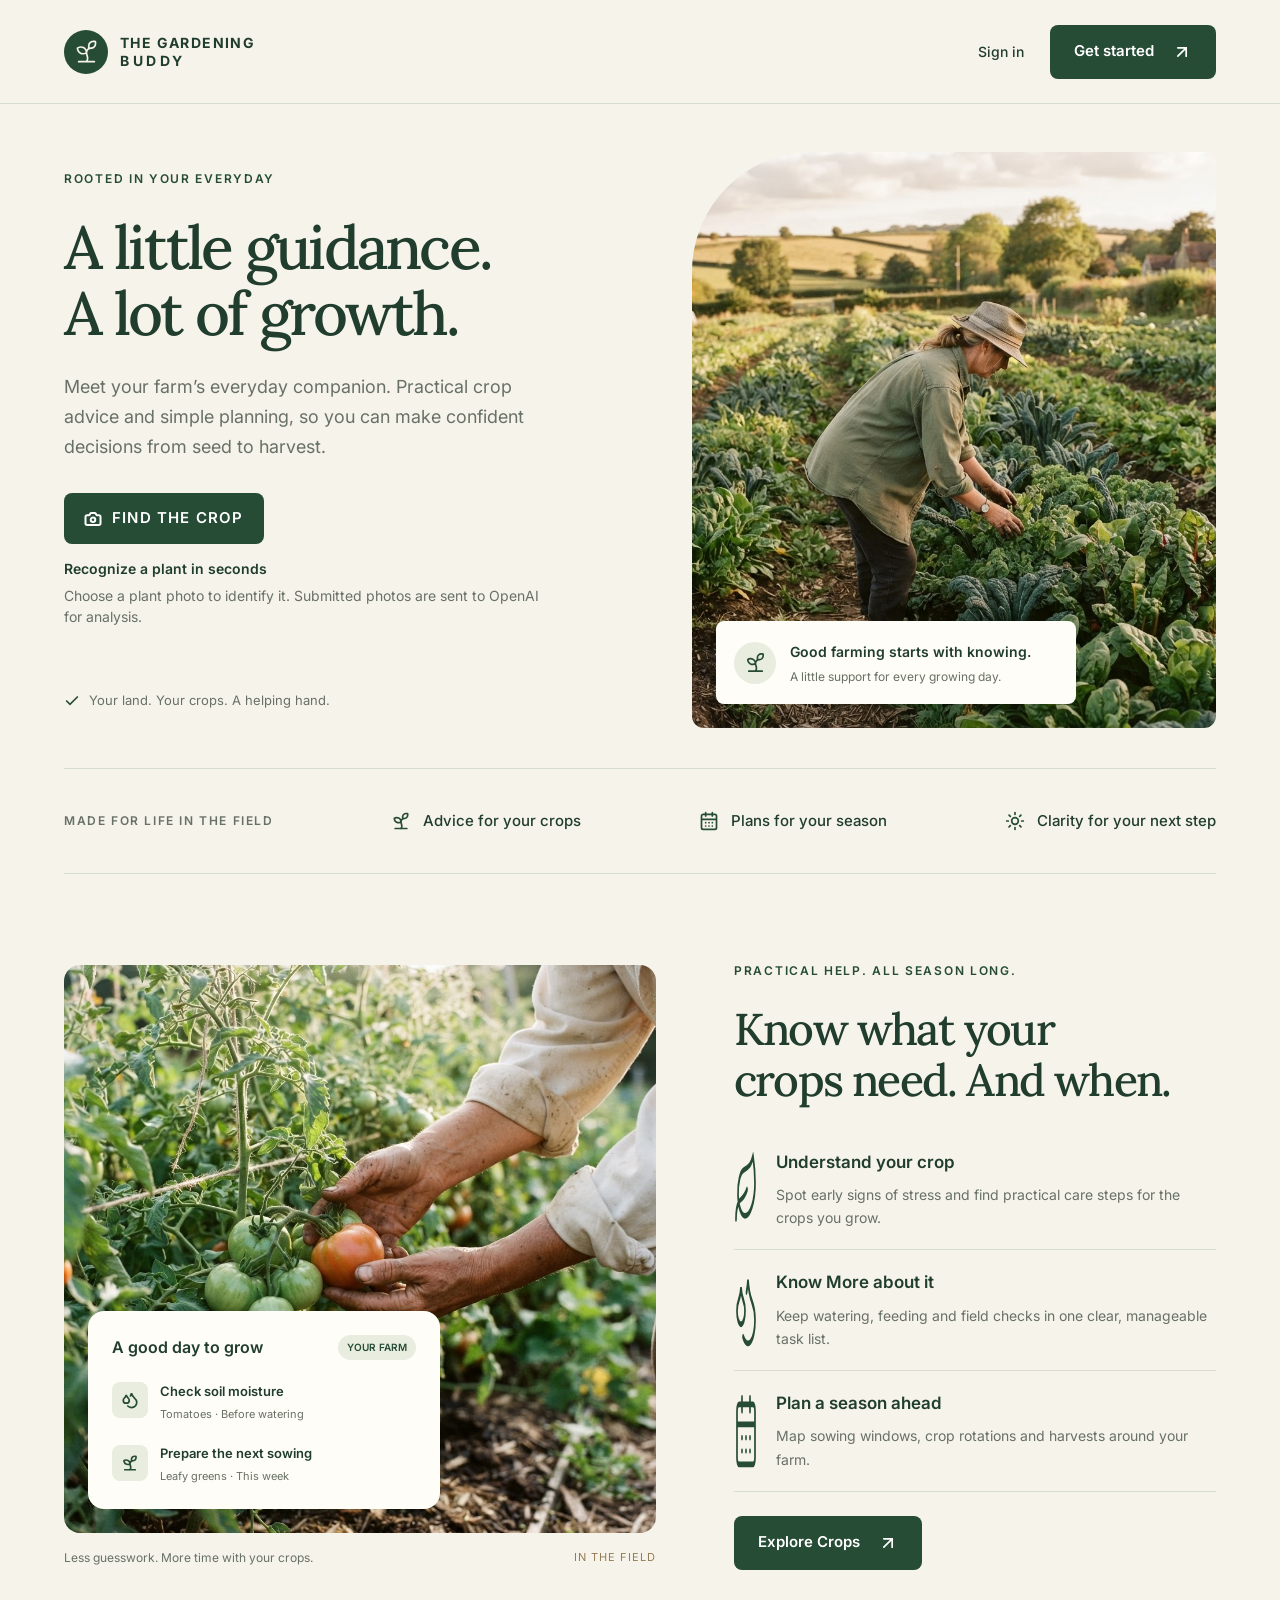
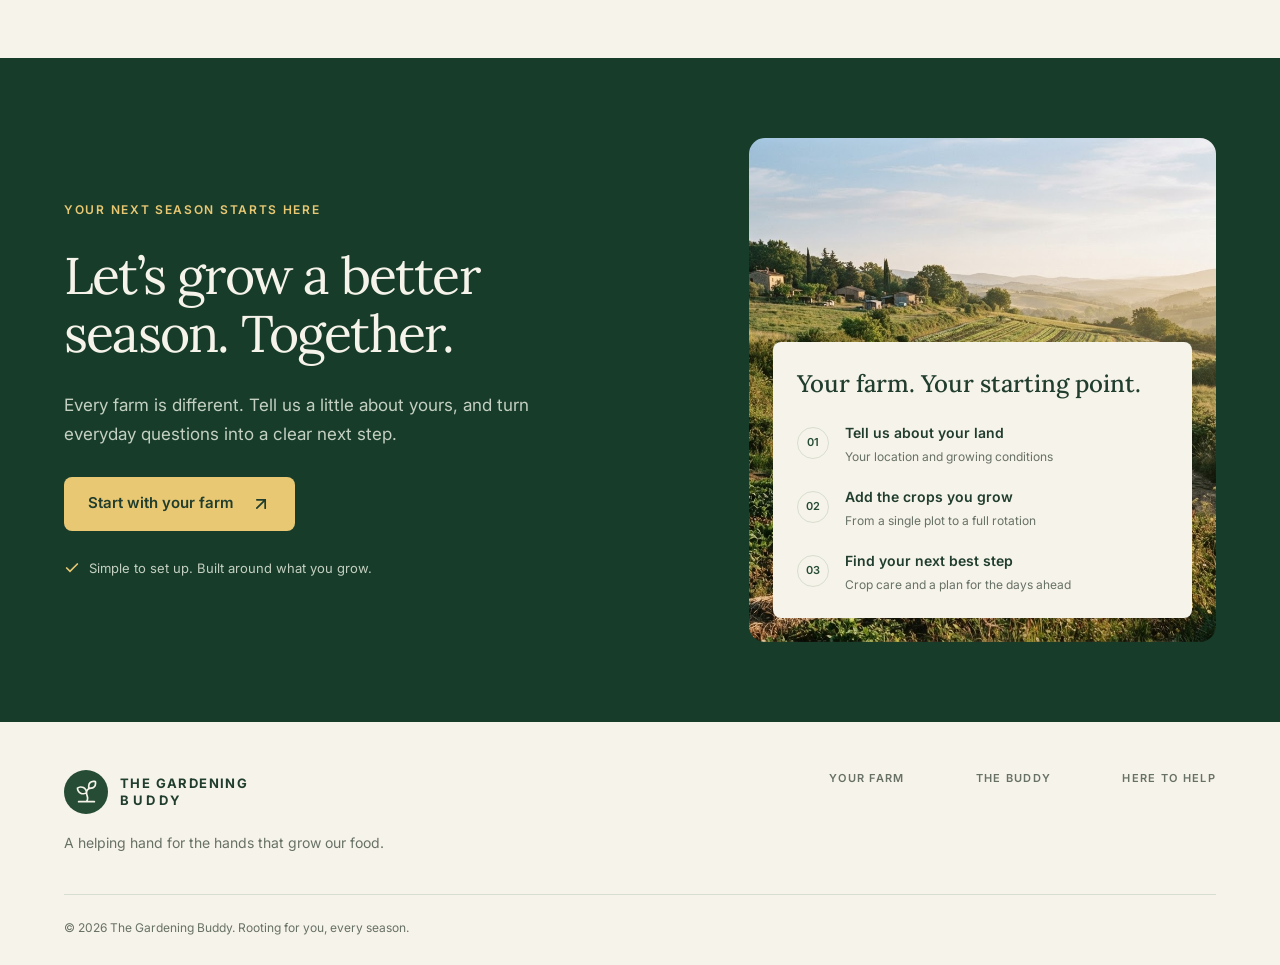
<file: index.html>
<!doctype html>
<html lang="en">
  <head>
    <meta charset="UTF-8" />
    <meta name="viewport" content="width=device-width, initial-scale=1.0" />
    <title>The Gardening Buddy</title>
    <meta
      name="description"
      content="Practical crop advice and simple planning, so you can make confident decisions from seed to harvest."
    />
    <link rel="icon" type="image/svg+xml" href="assets/icons/favicon.svg" />
    <link rel="preconnect" href="https://fonts.googleapis.com" />
    <link rel="preconnect" href="https://fonts.gstatic.com" crossorigin />
    <link
      href="https://fonts.googleapis.com/css2?family=Inter:wght@400;500;600;700&family=Lora:wght@400;500&display=swap"
      rel="stylesheet"
    />
    <link rel="stylesheet" href="css/base.css" />
    <link rel="stylesheet" href="css/index.css" />
    <link rel="stylesheet" href="css/crop-panel.css" />
  </head>
  <body>
    <div id="top" class="site-shell">
      <header class="nav">
        <a class="brand" href="index.html" aria-label="The Gardening Buddy home">
          <span class="brand-mark"><img src="assets/icons/logo.svg" alt="" /></span>
          <span class="wordmark"><span>THE GARDENING</span><span>BUDDY</span></span>
        </a>
        <div class="account-actions">
          <!-- js/index.js swaps "Sign in" for the user's name when signed in -->
          <button class="text-button" id="signInButton" type="button">Sign in</button>
          <span class="user-name" id="userName" hidden></span>
          <button class="action-button green" id="getStartedButton" type="button">
            <span>Get started</span>
            <img src="assets/icons/arrow-up-right-white.svg" alt="" />
          </button>
        </div>
      </header>

      <main>
        <!-- Hero -->
        <section class="hero section-wrap" id="how-it-works">
          <div class="hero-grid">
            <div class="hero-copy">
              <p class="eyebrow">ROOTED IN YOUR EVERYDAY</p>
              <h1>A little guidance.<br />A lot of growth.</h1>
              <p class="intro">
                Meet your farm’s everyday companion. Practical crop advice and simple planning, so
                you can make confident decisions from seed to harvest.
              </p>
              <div class="recognition">
                <input
                  id="cropPhoto"
                  class="visually-hidden"
                  type="file"
                  accept="image/jpeg,image/png,image/webp"
                  aria-label="Upload a photo of a plant"
                />
                <button class="find-crop" id="findCropButton" type="button">
                  <img src="assets/icons/camera.svg" alt="" />
                  FIND THE CROP
                </button>
                <img class="recognition-preview" id="recognitionPreview" alt="Selected plant photo preview" hidden />
                <div class="recognition-copy">
                  <strong id="recognitionTitle">Recognize a plant in seconds</strong>
                  <p id="recognitionText">Choose a plant photo to identify it. Submitted photos are sent to OpenAI for analysis.</p>
                  <button class="identify-crop" id="identifyCropButton" type="button" hidden>Identify this plant</button>
                  <div class="recognition-results" id="recognitionResults" aria-live="polite"></div>
                </div>
              </div>
              <a class="scroll-invite" href="#crop-care" aria-hidden="true" tabindex="-1"></a>
              <p class="reassurance">
                <img src="assets/icons/check-green.svg" alt="" />
                Your land. Your crops. A helping hand.
              </p>
            </div>

            <div class="hero-image">
              <img src="assets/images/hero-farmer.jpg" alt="Farmer tending rows of leafy crops" />
              <div class="field-note">
                <span><img src="assets/icons/sprout-note.svg" alt="" /></span>
                <div>
                  <strong>Good farming starts with knowing.</strong>
                  <p>A little support for every growing day.</p>
                </div>
              </div>
            </div>
          </div>

          <div class="benefits">
            <p class="benefits-label">MADE FOR LIFE IN THE FIELD</p>
            <div class="benefit">
              <img src="assets/icons/sprout.svg" alt="" />
              <span>Advice for your crops</span>
            </div>
            <div class="benefit">
              <img src="assets/icons/calendar.svg" alt="" />
              <span>Plans for your season</span>
            </div>
            <div class="benefit">
              <img src="assets/icons/sun.svg" alt="" />
              <span>Clarity for your next step</span>
            </div>
          </div>
        </section>

        <!-- Crop care -->
        <section class="care section-wrap" id="crop-care">
          <div class="care-visual">
            <div class="care-photo">
              <img src="assets/images/care-tomatoes.jpg" alt="Hands checking tomatoes on the vine" />
              <div class="task-card">
                <div class="task-heading">
                  <strong>A good day to grow</strong>
                  <span>YOUR FARM</span>
                </div>
                <div class="suggested-task">
                  <span class="task-icon"><img src="assets/icons/droplets-small.svg" alt="" /></span>
                  <div>
                    <strong>Check soil moisture</strong>
                    <p>Tomatoes · Before watering</p>
                  </div>
                </div>
                <div class="suggested-task">
                  <span class="task-icon"><img src="assets/icons/sprout-task.svg" alt="" /></span>
                  <div>
                    <strong>Prepare the next sowing</strong>
                    <p>Leafy greens · This week</p>
                  </div>
                </div>
              </div>
            </div>
            <div class="caption">
              <span>Less guesswork. More time with your crops.</span>
              <span>IN THE FIELD</span>
            </div>
          </div>

          <div class="care-copy">
            <p class="eyebrow">PRACTICAL HELP. ALL SEASON LONG.</p>
            <h2>Know what your<br />crops need. And when.</h2>
            <div class="help-topics">
              <article class="help-topic">
                <img src="assets/icons/leaf.svg" alt="" />
                <div>
                  <h3>Understand your crop</h3>
                  <p>
                    Spot early signs of stress and find practical care steps for the crops you grow.
                  </p>
                </div>
              </article>
              <article class="help-topic">
                <img src="assets/icons/droplets.svg" alt="" />
                <div>
                  <h3>Know More about it</h3>
                  <p>
                    Keep watering, feeding and field checks in one clear, manageable task list.
                  </p>
                </div>
              </article>
              <article class="help-topic">
                <img src="assets/icons/calendar-large.svg" alt="" />
                <div>
                  <h3>Plan a season ahead</h3>
                  <p>Map sowing windows, crop rotations and harvests around your farm.</p>
                </div>
              </article>
            </div>
            <button class="action-button green" id="exploreCropsButton" type="button">
              <span>Explore Crops</span>
              <img src="assets/icons/arrow-up-right-white.svg" alt="" />
            </button>
          </div>
        </section>

        <!-- Next season -->
        <section class="season" id="farm-planning">
          <div class="season-copy">
            <p class="eyebrow gold-text">YOUR NEXT SEASON STARTS HERE</p>
            <h2>Let’s grow a better<br />season. Together.</h2>
            <p class="intro">
              Every farm is different. Tell us a little about yours, and turn everyday questions
              into a clear next step.
            </p>
            <button class="action-button gold" id="startFarmButton" type="button">
              <span>Start with your farm</span>
              <img src="assets/icons/arrow-up-right-dark.svg" alt="" />
            </button>
            <p class="reassurance light">
              <img src="assets/icons/check-gold.svg" alt="" />
              Simple to set up. Built around what you grow.
            </p>
          </div>
          <div class="journey-image">
            <img
              src="assets/images/season-fields.jpg"
              alt="A patchwork of farm fields across a sunny valley"
            />
            <div class="journey-card">
              <h3>Your farm. Your starting point.</h3>
              <div class="journey-step">
                <span>01</span>
                <div>
                  <strong>Tell us about your land</strong>
                  <p>Your location and growing conditions</p>
                </div>
              </div>
              <div class="journey-step">
                <span>02</span>
                <div>
                  <strong>Add the crops you grow</strong>
                  <p>From a single plot to a full rotation</p>
                </div>
              </div>
              <div class="journey-step">
                <span>03</span>
                <div>
                  <strong>Find your next best step</strong>
                  <p>Crop care and a plan for the days ahead</p>
                </div>
              </div>
            </div>
          </div>
        </section>
      </main>

      <footer class="footer section-wrap" id="field-notes">
        <div class="footer-main">
          <div class="footer-brand">
            <a class="brand" href="index.html" aria-label="The Gardening Buddy home">
              <span class="brand-mark"><img src="assets/icons/logo.svg" alt="" /></span>
              <span class="wordmark"><span>THE GARDENING</span><span>BUDDY</span></span>
            </a>
            <p>A helping hand for the hands that grow our food.</p>
          </div>
          <div class="footer-links">
            <div><strong>YOUR FARM</strong></div>
            <div><strong>THE BUDDY</strong></div>
            <div><strong>HERE TO HELP</strong></div>
          </div>
        </div>
        <div class="legal">
          <p>© 2026 The Gardening Buddy. Rooting for you, every season.</p>
          <div></div>
        </div>
      </footer>

      <!-- "Let's start with your growing space" dialog (opened by js/index.js) -->
      <div class="dialog-backdrop" id="startDialog" role="presentation" hidden>
        <div class="dialog" role="dialog" aria-modal="true" aria-labelledby="start-title">
          <button class="dialog-close" id="startDialogClose" type="button" aria-label="Close dialog">
            ×
          </button>
          <p class="eyebrow">YOUR FARM, YOUR PLAN</p>
          <h2 id="start-title">Let’s start with your growing space.</h2>
          <p>Choose what best describes your farm and we’ll shape the next steps around you.</p>
          <div class="farm-options" id="farmOptions">
            <!-- one button per farm type is added by js/index.js from js/crop-data.js -->
          </div>
        </div>
      </div>

      <!-- "Login first!" toast (shown by js/index.js when signed out) -->
      <div class="login-toast" id="loginToast" role="status" aria-live="polite" hidden>
        <span class="login-toast-icon"><img src="assets/icons/sprout.svg" alt="" /></span>
        <div>
          <strong>Login first!</strong>
          <p>Taking you to your growing space in 5 seconds.</p>
        </div>
        <i aria-hidden="true"></i>
      </div>
    </div>

    <script src="js/common.js"></script>
    <script src="js/crop-data.js"></script>
    <script src="js/crop-panel.js"></script>
    <script src="js/index.js"></script>
  </body>
</html>
</file>
<file: css/base.css>
/* ==========================================================================
   The Gardening Buddy - shared base styles
   Used by every page: reset, page defaults, header/brand, shared typography.
   Fonts (Inter + Lora) are loaded from Google Fonts in each page's <head>.
   ========================================================================== */

:root {
  --font-sans: "Inter", Arial, sans-serif;
  --font-serif: "Lora", Georgia, serif;
}

/* ---- Reset (equivalent to the Tailwind preflight the design was built on) ---- */
*,
::before,
::after {
  box-sizing: border-box;
  margin: 0;
  padding: 0;
  border: 0 solid;
}

html {
  line-height: 1.5;
  -webkit-text-size-adjust: 100%;
  tab-size: 4;
  -webkit-tap-highlight-color: transparent;
}

h1,
h2,
h3,
h4,
h5,
h6 {
  font-size: inherit;
  font-weight: inherit;
}

a {
  color: inherit;
  text-decoration: inherit;
}

b,
strong {
  font-weight: bolder;
}

img,
svg,
video,
canvas,
audio,
iframe,
embed,
object {
  display: block;
  vertical-align: middle;
}

img,
video {
  max-width: 100%;
  height: auto;
}

button,
input,
select,
optgroup,
textarea {
  font: inherit;
  font-feature-settings: inherit;
  font-variation-settings: inherit;
  letter-spacing: inherit;
  color: inherit;
  border-radius: 0;
  background-color: transparent;
  opacity: 1;
}

ol,
ul,
menu {
  list-style: none;
}

::placeholder {
  opacity: 1;
}

[hidden]:where(:not([hidden="until-found"])) {
  display: none !important;
}

/* ---- Page defaults ---- */
:root {
  color: #203d2d;
  background: #f6f3ea;
  font-family: var(--font-sans);
  font-weight: 400;
  font-synthesis: none;
  scroll-behavior: smooth;
}

body {
  margin: 0;
  min-width: 320px;
  background: #f6f3ea;
}

button {
  cursor: pointer;
}

button,
a {
  -webkit-tap-highlight-color: transparent;
}

a {
  color: inherit;
  text-decoration: none;
}

.site-shell {
  min-height: 100dvh;
  overflow: hidden;
  background: #f6f3ea;
}

/* ---- Header + brand ---- */
.nav {
  height: 104px;
  display: flex;
  align-items: center;
  justify-content: space-between;
  padding-inline: clamp(24px, 5vw, 72px);
  border-bottom: 1px solid #d8decf;
}

.brand {
  display: inline-flex;
  align-items: center;
  gap: 12px;
  flex: none;
}

.brand-mark {
  width: 44px;
  height: 44px;
  display: grid;
  place-items: center;
  border-radius: 50%;
  background: #264c36;
}

.wordmark {
  display: flex;
  flex-direction: column;
  gap: 2px;
  color: #203d2d;
  font-family: var(--font-sans);
  font-weight: 700;
  font-size: 14px;
  line-height: 1.1;
}

.wordmark span:first-child {
  letter-spacing: 1.4px;
}

.wordmark span:last-child {
  letter-spacing: 3.5px;
}

/* ---- Shared typography ---- */
.eyebrow {
  margin: 0;
  color: #264c36;
  font-family: var(--font-sans);
  font-weight: 600;
  font-size: 12px;
  letter-spacing: 1.7px;
}

h1 {
  margin: 0;
  color: #203d2d;
  font-family: var(--font-serif);
  font-weight: 500;
  font-size: clamp(48px, 4.72vw, 68px);
  line-height: 1.1;
  letter-spacing: -2.7px;
}

.intro {
  margin: 0;
  color: #687166;
  font-family: var(--font-sans);
  font-weight: 400;
  font-size: 18px;
  line-height: 1.65;
}

.gold-text {
  color: #e8c873;
}

.back-home {
  display: inline-flex;
  align-items: center;
  gap: 10px;
  font-family: var(--font-sans);
  font-weight: 600;
  font-size: 14px;
}

.back-home span {
  font-size: 19px;
  transition: transform 180ms ease;
}

.back-home:hover span {
  transform: translateX(-4px);
}

/* ---- Responsive ---- */
@media (max-width: 800px) {
  .nav {
    height: 84px;
  }
}

@media (max-width: 560px) {
  .nav {
    padding-inline: 20px;
  }

  .wordmark {
    font-size: 11px;
  }

  .brand-mark {
    width: 40px;
    height: 40px;
  }

  h1 {
    font-size: 46px;
    letter-spacing: -2px;
  }

  .intro {
    font-size: 16px;
  }
}
</file>
<file: css/index.css>
/* ==========================================================================
   Home page (index.html)
   Hero, benefits strip, crop-care section, season section, footer,
   "Let's start with your growing space" dialog and the login toast.
   Loaded after css/base.css.
   ========================================================================== */

.section-wrap,
.season {
  padding-inline: clamp(24px, 5vw, 72px);
}

.visually-hidden {
  position: absolute;
  width: 1px;
  height: 1px;
  padding: 0;
  overflow: hidden;
  clip: rect(0, 0, 0, 0);
  white-space: nowrap;
  border: 0;
}

/* ---- Header actions ---- */
.account-actions {
  display: flex;
  align-items: center;
  gap: 26px;
}

.text-button {
  border: 0;
  padding: 8px 0;
  color: #203d2d;
  background: transparent;
  font-family: var(--font-sans);
  font-weight: 500;
  font-size: 14px;
  transition: color 180ms ease;
}

.text-button:hover {
  color: #947d55;
}

.user-name {
  max-width: 180px;
  overflow: hidden;
  color: #203d2d;
  font-family: var(--font-sans);
  font-weight: 600;
  font-size: 14px;
  text-overflow: ellipsis;
  white-space: nowrap;
}

.action-button {
  height: 54px;
  display: inline-flex;
  align-items: center;
  justify-content: center;
  gap: 18px;
  flex: none;
  padding: 0 24px;
  border: 0;
  border-radius: 8px;
  font-family: var(--font-sans);
  font-weight: 600;
  font-size: 15px;
  transition:
    transform 180ms ease,
    background 180ms ease;
}

.action-button:hover,
.find-crop:hover {
  transform: translateY(-2px);
}

.action-button.green {
  color: white;
  background: #264c36;
}

.action-button.green:hover {
  background: #183c2a;
}

.action-button.gold {
  color: #203d2d;
  background: #e8c873;
}

.action-button.gold:hover {
  background: #f1d889;
}

/* ---- Hero ---- */
.hero {
  padding-top: 48px;
}

.hero-grid {
  display: grid;
  grid-template-columns: minmax(460px, 580px) minmax(0, 1fr);
  gap: 48px;
  align-items: center;
}

.hero-copy {
  display: flex;
  flex-direction: column;
  align-items: flex-start;
  gap: 26px;
  padding-right: 20px;
}

.hero-copy > .intro,
.recognition,
.scroll-invite {
  width: min(100%, 492px);
}

.recognition {
  display: flex;
  flex-direction: column;
  align-items: flex-start;
  gap: 14px;
  padding-top: 6px;
}

.recognition-copy { width: 100%; }
.recognition-preview { width: min(100%, 300px); max-height: 230px; border: 1px solid #d8decf; border-radius: 10px; object-fit: cover; }
.identify-crop { display: inline-flex; align-items: center; justify-content: center; min-height: 42px; margin-top: 12px; padding: 0 16px; border-radius: 7px; color: #203d2d; background: #e8c873; font-size: 13px; font-weight: 600; }
.identify-crop:hover { background: #f1d889; }
.identify-crop:disabled { cursor: wait; opacity: .65; }
.recognition-results { display: grid; gap: 8px; width: 100%; margin-top: 12px; }
.recognition-match { display: flex; align-items: center; justify-content: space-between; gap: 14px; padding: 11px 13px; border: 1px solid #d8decf; border-radius: 8px; background: #fffdf7; }
.recognition-match-main { min-width: 0; }
.recognition-match-main strong { margin: 0; }
.recognition-match-main span { display: block; margin-top: 3px; color: #687166; font-size: 12px; }
.recognition-confidence { flex: none; padding: 6px 8px; border-radius: 99px; color: #264c36; background: #e3ede2; font-size: 10px; font-weight: 600; text-transform: capitalize; }
.confidence-low { color: #755b18; background: #f8edc8; }
.recognition-match-main .recognition-scientific-name { font-style: italic; }
.recognition-guide { flex: none; padding: 8px 10px; border: 1px solid #b8c1b3; border-radius: 6px; color: #264c36; background: transparent; font-size: 11px; font-weight: 600; }
.recognition-guide:hover { background: #e3ede2; }
.recognition-disclaimer { color: #7d857b; font-size: 11px !important; line-height: 1.5; }

.find-crop {
  display: flex;
  align-items: center;
  gap: 10px;
  padding: 14px 20px;
  border: 0;
  border-radius: 8px;
  color: white;
  background: #264c36;
  font-family: var(--font-sans);
  font-weight: 600;
  font-size: 15px;
  letter-spacing: 1.2px;
  transition:
    transform 180ms ease,
    background 180ms ease;
}

.find-crop:hover {
  background: #183c2a;
}

.recognition strong,
.recognition p {
  font-size: 14px;
}

.recognition strong {
  display: block;
  margin-bottom: 6px;
  font-family: var(--font-sans);
  font-weight: 600;
}

.recognition p,
.field-note p,
.task-card p,
.help-topic p,
.journey-step p {
  margin: 0;
  color: #687166;
  font-family: var(--font-sans);
  font-weight: 400;
}

.recognition p {
  line-height: 1.5;
}

/* Empty spacer link kept from the design (keeps the hero's vertical rhythm). */
.scroll-invite {
  display: flex;
  flex-direction: column;
  gap: 10px;
  align-items: center;
  text-align: center;
}

.reassurance {
  display: flex;
  align-items: center;
  gap: 9px;
  margin: 0;
  color: #687166;
  font-size: 13px;
}

.hero-image {
  position: relative;
  height: 576px;
  overflow: hidden;
  border-radius: 120px 12px 12px;
}

.hero-image > img,
.care-photo > img,
.journey-image > img {
  width: 100%;
  height: 100%;
  display: block;
  object-fit: cover;
}

.field-note {
  position: absolute;
  bottom: 24px;
  left: 24px;
  width: min(360px, calc(100% - 48px));
  display: flex;
  align-items: center;
  gap: 14px;
  padding: 18px;
  border-radius: 8px;
  background: #fffdf7;
  box-shadow: 0 12px 40px rgb(19 43 32 / 13%);
}

.field-note > span {
  width: 42px;
  height: 42px;
  display: grid;
  place-items: center;
  flex: none;
  border-radius: 50%;
  background: #e8eddf;
}

.field-note strong {
  font-family: var(--font-sans);
  font-weight: 600;
  font-size: 14px;
}

.field-note p {
  margin-top: 5px;
  font-size: 12px;
}

/* ---- Benefits strip ---- */
.benefits {
  height: 106px;
  display: flex;
  align-items: center;
  justify-content: space-between;
  margin-top: 40px;
  border-block: 1px solid #d8decf;
}

.benefits-label {
  color: #687166;
  font-family: var(--font-sans);
  font-weight: 600;
  font-size: 12px;
  letter-spacing: 1.6px;
}

.benefit {
  display: flex;
  align-items: center;
  gap: 12px;
  font-family: var(--font-sans);
  font-weight: 500;
  font-size: 15px;
}

/* ---- Crop care section ---- */
.care {
  display: grid;
  grid-template-columns: minmax(430px, 592px) minmax(0, 1fr);
  gap: clamp(48px, 6.1vw, 88px);
  align-items: center;
  padding-block: 88px;
}

.care-visual {
  min-width: 0;
}

.care-photo {
  position: relative;
  height: 568px;
  overflow: hidden;
  border-radius: 16px;
}

.task-card {
  position: absolute;
  left: 24px;
  bottom: 24px;
  width: min(352px, calc(100% - 48px));
  display: flex;
  flex-direction: column;
  gap: 18px;
  padding: 24px;
  border-radius: 16px;
  background: #fffdf7;
  box-shadow: 0 12px 40px rgb(19 43 32 / 13%);
}

.task-heading {
  display: flex;
  align-items: center;
  justify-content: space-between;
  gap: 12px;
}

.task-heading strong {
  font-family: var(--font-sans);
  font-weight: 600;
  font-size: 16px;
}

.task-heading span {
  padding: 5px 9px;
  border-radius: 999px;
  color: #264c36;
  background: #e8eddf;
  font-family: var(--font-sans);
  font-weight: 600;
  font-size: 10px;
}

.suggested-task {
  display: flex;
  align-items: center;
  gap: 12px;
}

.task-icon {
  width: 36px;
  height: 36px;
  display: grid;
  place-items: center;
  flex: none;
  border-radius: 8px;
  background: #e8eddf;
}

.suggested-task strong {
  font-family: var(--font-sans);
  font-weight: 600;
  font-size: 13px;
}

.suggested-task p {
  margin-top: 4px;
  font-size: 11px;
}

.caption {
  display: flex;
  justify-content: space-between;
  gap: 16px;
  margin-top: 16px;
  color: #687166;
  font-size: 12px;
}

.caption span:last-child {
  color: #947d55;
  font-size: 11px;
  letter-spacing: 1px;
}

.care-copy {
  display: flex;
  flex-direction: column;
  align-items: flex-start;
  gap: 24px;
}

.care h2,
.season h2,
.dialog h2 {
  margin: 0;
  font-family: var(--font-serif);
  font-weight: 500;
}

.care h2 {
  color: #203d2d;
  font-size: clamp(40px, 3.48vw, 50px);
  line-height: 1.14;
  letter-spacing: -1.8px;
}

.help-topics {
  width: 100%;
}

.help-topic {
  display: flex;
  gap: 18px;
  padding-block: 20px;
  border-bottom: 1px solid #d8decf;
}

.help-topic > img {
  flex: none;
}

.help-topic h3 {
  margin: 0;
  font-family: var(--font-sans);
  font-weight: 600;
  font-size: 17px;
}

.help-topic p {
  margin-top: 8px;
  font-size: 14px;
  line-height: 1.65;
}

/* ---- Season section ---- */
.season {
  display: grid;
  grid-template-columns: minmax(440px, 600px) minmax(0, 1fr);
  gap: clamp(56px, 6.67vw, 96px);
  align-items: center;
  padding-block: 80px;
  background: #183c2a;
}

.season-copy {
  display: flex;
  flex-direction: column;
  align-items: flex-start;
  gap: 28px;
}

.season h2 {
  color: #f6f3ea;
  font-family: var(--font-serif);
  font-size: clamp(44px, 4.03vw, 58px);
  font-weight: 400;
  line-height: 1.12;
  letter-spacing: -1.8px;
}

.season .intro {
  max-width: 485px;
  color: #c4d0c1;
  font-size: 17px;
  line-height: 1.7;
}

.reassurance.light {
  color: #c4d0c1;
}

.journey-image {
  position: relative;
  height: 504px;
  overflow: hidden;
  border-radius: 16px;
}

.journey-card {
  position: absolute;
  bottom: 24px;
  left: 24px;
  width: min(504px, calc(100% - 48px));
  display: flex;
  flex-direction: column;
  gap: 18px;
  padding: 24px;
  border-radius: 8px;
  background: #f6f3ea;
}

.journey-card h3 {
  margin: 0;
  font-family: var(--font-serif);
  font-size: 24px;
  font-weight: 500;
}

.journey-step {
  display: flex;
  align-items: center;
  gap: 16px;
}

.journey-step > span {
  width: 32px;
  height: 32px;
  display: grid;
  place-items: center;
  flex: none;
  border: 1px solid #d8decf;
  border-radius: 50%;
  color: #264c36;
  font-family: var(--font-sans);
  font-weight: 600;
  font-size: 11px;
}

.journey-step strong {
  font-family: var(--font-sans);
  font-weight: 600;
  font-size: 14px;
}

.journey-step p {
  margin-top: 4px;
  font-size: 12px;
}

/* ---- Footer ---- */
.footer {
  padding-top: 48px;
  padding-bottom: 28px;
}

.footer-main {
  display: flex;
  align-items: flex-start;
  justify-content: space-between;
  gap: 48px;
}

.footer-brand {
  width: 460px;
}

.footer-brand .wordmark {
  font-size: 13px;
}

.footer-brand > p {
  margin: 18px 0 0;
  color: #687166;
  font-size: 14px;
  line-height: 1.6;
}

.footer-links {
  display: flex;
  gap: clamp(40px, 5.55vw, 80px);
}

.footer-links > div {
  display: flex;
  flex-direction: column;
  align-items: flex-start;
  gap: 14px;
}

.footer-links strong {
  color: #687166;
  font-family: var(--font-sans);
  font-weight: 600;
  font-size: 11px;
  letter-spacing: 1.3px;
}

.legal {
  display: flex;
  align-items: center;
  justify-content: space-between;
  gap: 24px;
  margin-top: 40px;
  padding-top: 24px;
  border-top: 1px solid #d8decf;
  color: #687166;
  font-size: 12px;
}

.legal p {
  margin: 0;
}

.legal div {
  display: flex;
  gap: 28px;
}

/* ---- Start dialog ---- */
.dialog-backdrop {
  position: fixed;
  z-index: 20;
  inset: 0;
  display: grid;
  place-items: center;
  padding: 24px;
  background: rgb(24 60 42 / 62%);
  backdrop-filter: blur(8px);
}

.dialog {
  position: relative;
  width: min(100%, 560px);
  padding: 44px;
  border-radius: 16px;
  background: #fffdf7;
  box-shadow: 0 24px 80px rgb(19 43 32 / 24%);
}

.dialog-close {
  position: absolute;
  top: 18px;
  right: 20px;
  width: 34px;
  height: 34px;
  border: 1px solid #d8decf;
  border-radius: 50%;
  color: #203d2d;
  background: transparent;
  font-size: 24px;
  line-height: 1;
}

.dialog h2 {
  margin-top: 18px;
  font-size: 38px;
  line-height: 1.12;
  letter-spacing: -1.2px;
}

.dialog > p:not(.eyebrow) {
  color: #687166;
  line-height: 1.6;
}

.farm-options {
  display: grid;
  gap: 10px;
  margin-top: 24px;
}

.farm-options button {
  display: flex;
  align-items: center;
  justify-content: space-between;
  padding: 16px 18px;
  border: 1px solid #d8decf;
  border-radius: 8px;
  color: #203d2d;
  background: #f6f3ea;
  font-family: var(--font-sans);
  font-weight: 600;
}

.farm-options button:hover {
  border-color: #264c36;
}

/* ---- "Login first" toast ---- */
.login-toast {
  position: fixed;
  z-index: 60;
  right: 28px;
  bottom: 28px;
  width: min(390px, calc(100% - 40px));
  display: grid;
  grid-template-columns: 48px 1fr;
  align-items: center;
  gap: 14px;
  overflow: hidden;
  padding: 16px 18px;
  border: 1px solid rgb(255 255 255 / 20%);
  border-radius: 12px;
  color: #fff;
  background: #203d2d;
  box-shadow: 0 18px 55px rgb(17 39 26 / 28%);
  animation: toast-in 220ms ease-out both;
}

@keyframes toast-in {
  from {
    opacity: 0;
    transform: translateY(18px);
  }
}

.login-toast-icon {
  width: 46px;
  height: 46px;
  display: grid;
  place-items: center;
  border-radius: 50%;
  background: #e8c873;
}

.login-toast-icon img {
  width: 22px;
  height: 22px;
}

.login-toast strong {
  font-family: var(--font-serif);
  font-size: 19px;
  font-weight: 500;
}

.login-toast p {
  margin: 4px 0 0;
  color: #c4d0c1;
  font-size: 11px;
}

.login-toast > i {
  position: absolute;
  right: 0;
  bottom: 0;
  left: 0;
  height: 3px;
  background: #e8c873;
  transform-origin: left;
  animation: login-countdown 5s linear forwards;
}

@keyframes login-countdown {
  to {
    transform: scaleX(0);
  }
}

/* ---- Responsive ---- */
@media (max-width: 1100px) {
  .hero-grid {
    grid-template-columns: minmax(400px, 0.9fr) 1.1fr;
    gap: 32px;
  }

  .care {
    grid-template-columns: 0.9fr 1.1fr;
    gap: 48px;
  }

  .season {
    grid-template-columns: 0.9fr 1.1fr;
    gap: 48px;
  }

  .journey-card {
    right: 20px;
    left: 20px;
    width: auto;
  }

  .footer-brand {
    width: auto;
  }
}

@media (max-width: 800px) {
  .account-actions .text-button {
    display: none;
  }

  .hero-grid,
  .care,
  .season {
    grid-template-columns: 1fr;
  }

  .hero-copy {
    padding-right: 0;
  }

  .hero-image {
    height: min(70vw, 560px);
    min-height: 440px;
  }

  .benefits {
    height: auto;
    display: grid;
    grid-template-columns: repeat(3, 1fr);
    gap: 22px;
    padding-block: 28px;
  }

  .benefits-label {
    grid-column: 1 / -1;
  }

  .care {
    padding-block: 64px;
  }

  .care-visual {
    order: 2;
  }

  .season {
    padding-block: 64px;
  }

  .footer-main {
    flex-direction: column;
  }

  .footer-links {
    width: 100%;
    justify-content: space-between;
  }
}

@media (max-width: 560px) {
  .section-wrap,
  .season {
    padding-inline: 20px;
  }

  .account-actions .action-button {
    height: 46px;
    padding: 0 14px;
    gap: 8px;
    font-size: 13px;
  }

  .account-actions .action-button img {
    display: none;
  }

  .hero {
    padding-top: 36px;
  }

  .hero-image {
    min-height: 420px;
    border-radius: 72px 12px 12px;
  }

  .field-note {
    right: 14px;
    bottom: 14px;
    left: 14px;
    width: auto;
    padding: 14px;
  }

  .benefits {
    grid-template-columns: 1fr;
  }

  .benefits-label {
    grid-column: auto;
  }

  .care-photo {
    height: 520px;
  }

  .task-card {
    right: 14px;
    bottom: 14px;
    left: 14px;
    width: auto;
    padding: 20px;
  }

  .caption {
    flex-direction: column;
  }

  .care h2,
  .season h2 {
    font-size: 40px;
  }

  .journey-image {
    height: 560px;
  }

  .journey-card {
    right: 14px;
    bottom: 14px;
    left: 14px;
    padding: 20px;
  }

  .journey-card h3 {
    font-size: 21px;
  }

  .footer-links {
    display: grid;
    grid-template-columns: 1fr 1fr;
    gap: 32px;
  }

  .legal {
    align-items: flex-start;
    flex-direction: column;
  }

  .dialog {
    padding: 38px 24px 24px;
  }

  .dialog h2 {
    font-size: 32px;
  }

  .user-name {
    max-width: 90px;
    font-size: 12px;
  }

  .login-toast {
    right: 20px;
    bottom: 20px;
  }
}
</file>
<file: css/crop-panel.css>
/* ==========================================================================
   Crop growing-guide side panel
   Shared by crops.html and the three farm pages (kitchen-garden, smallholding,
   working-farm). The panel itself is built by js/crop-panel.js.
   ========================================================================== */

.crop-panel {
  position: fixed;
  z-index: 30;
  top: 0;
  right: 0;
  width: min(560px, 44vw);
  height: 100dvh;
  overflow-y: auto;
  color: #203d2d;
  background: #fffdf7;
  box-shadow: -24px 0 70px rgb(17 39 26 / 24%);
  animation: reveal-panel 220ms cubic-bezier(0.2, 0.7, 0.2, 1) both;
}

@keyframes reveal-panel {
  from {
    opacity: 0.5;
    transform: translateX(100%);
  }
  to {
    opacity: 1;
    transform: translateX(0);
  }
}

.panel-image {
  position: relative;
  height: 310px;
  overflow: hidden;
  color: #fff;
}

.panel-image::after {
  position: absolute;
  inset: 0;
  background: linear-gradient(to top, rgb(15 39 25 / 88%), transparent 62%);
  content: "";
}

.panel-image > img {
  width: 100%;
  height: 100%;
  display: block;
  object-fit: cover;
}

.panel-image > div {
  position: absolute;
  z-index: 1;
  right: 38px;
  bottom: 28px;
  left: 38px;
}

.panel-image span,
.panel-kicker,
.season-facts span {
  font-family: var(--font-sans);
  font-weight: 600;
  font-size: 10px;
  letter-spacing: 1.5px;
}

.panel-image h2 {
  margin: 6px 0 2px;
  font-family: var(--font-serif);
  font-size: 48px;
  font-weight: 500;
  line-height: 1;
}

.panel-image p {
  margin: 0;
  color: rgb(255 255 255 / 76%);
  font-size: 12px;
  font-style: italic;
}

.panel-close {
  position: absolute;
  z-index: 2;
  top: 20px;
  right: 20px;
  width: 42px;
  height: 42px;
  display: grid;
  place-items: center;
  border: 1px solid rgb(255 255 255 / 60%);
  border-radius: 50%;
  color: #fff;
  background: rgb(18 48 31 / 48%);
  font-size: 26px;
  line-height: 1;
  backdrop-filter: blur(8px);
}

.panel-content {
  padding: 8px 38px 44px;
}

.panel-content > section {
  padding: 28px 0;
  border-bottom: 1px solid #dfe2d7;
}

.panel-content > section:last-child {
  border-bottom: 0;
}

.panel-kicker {
  margin: 0 0 16px;
  color: #947d55;
}

.panel-intro {
  margin: 0;
  font-family: var(--font-serif);
  font-weight: 400;
  font-size: 19px;
  line-height: 1.55;
}

.crop-facts {
  display: grid;
  gap: 17px;
  margin: 22px 0 0;
}

.crop-facts div {
  display: grid;
  grid-template-columns: 124px 1fr;
  gap: 18px;
}

.crop-facts dt {
  color: #203d2d;
  font-family: var(--font-sans);
  font-weight: 600;
  font-size: 12px;
}

.crop-facts dd {
  margin: 0;
  color: #687166;
  font-size: 12px;
  line-height: 1.55;
}

.season-facts {
  display: grid;
  grid-template-columns: 1fr 1fr;
  gap: 10px;
}

.season-facts div {
  min-height: 92px;
  display: flex;
  flex-direction: column;
  justify-content: space-between;
  padding: 15px;
  border-radius: 8px;
  background: #eff0e8;
}

.season-facts div:last-child {
  grid-column: 1 / -1;
  min-height: auto;
  flex-direction: row;
  align-items: center;
}

.season-facts span {
  color: #7c837a;
  letter-spacing: 1px;
}

.season-facts strong {
  font-family: var(--font-serif);
  font-size: 17px;
  font-weight: 500;
}

/* ---- Responsive ---- */
@media (max-width: 1100px) {
  .crop-panel {
    width: min(560px, 55vw);
  }
}

@media (max-width: 800px) {
  .crop-panel {
    width: min(620px, 84vw);
  }
}

@media (max-width: 560px) {
  .crop-panel {
    top: 8vh;
    width: 100%;
    height: 92dvh;
    border-radius: 18px 18px 0 0;
    animation-name: reveal-panel-mobile;
  }

  @keyframes reveal-panel-mobile {
    from {
      opacity: 0.5;
      transform: translateY(100%);
    }
    to {
      opacity: 1;
      transform: translateY(0);
    }
  }

  .panel-image {
    height: 250px;
  }

  .panel-image > div,
  .panel-content {
    right: 24px;
    left: 24px;
  }

  .panel-content {
    padding: 8px 24px 36px;
  }

  .crop-facts div {
    grid-template-columns: 1fr;
    gap: 5px;
  }
}
</file>
